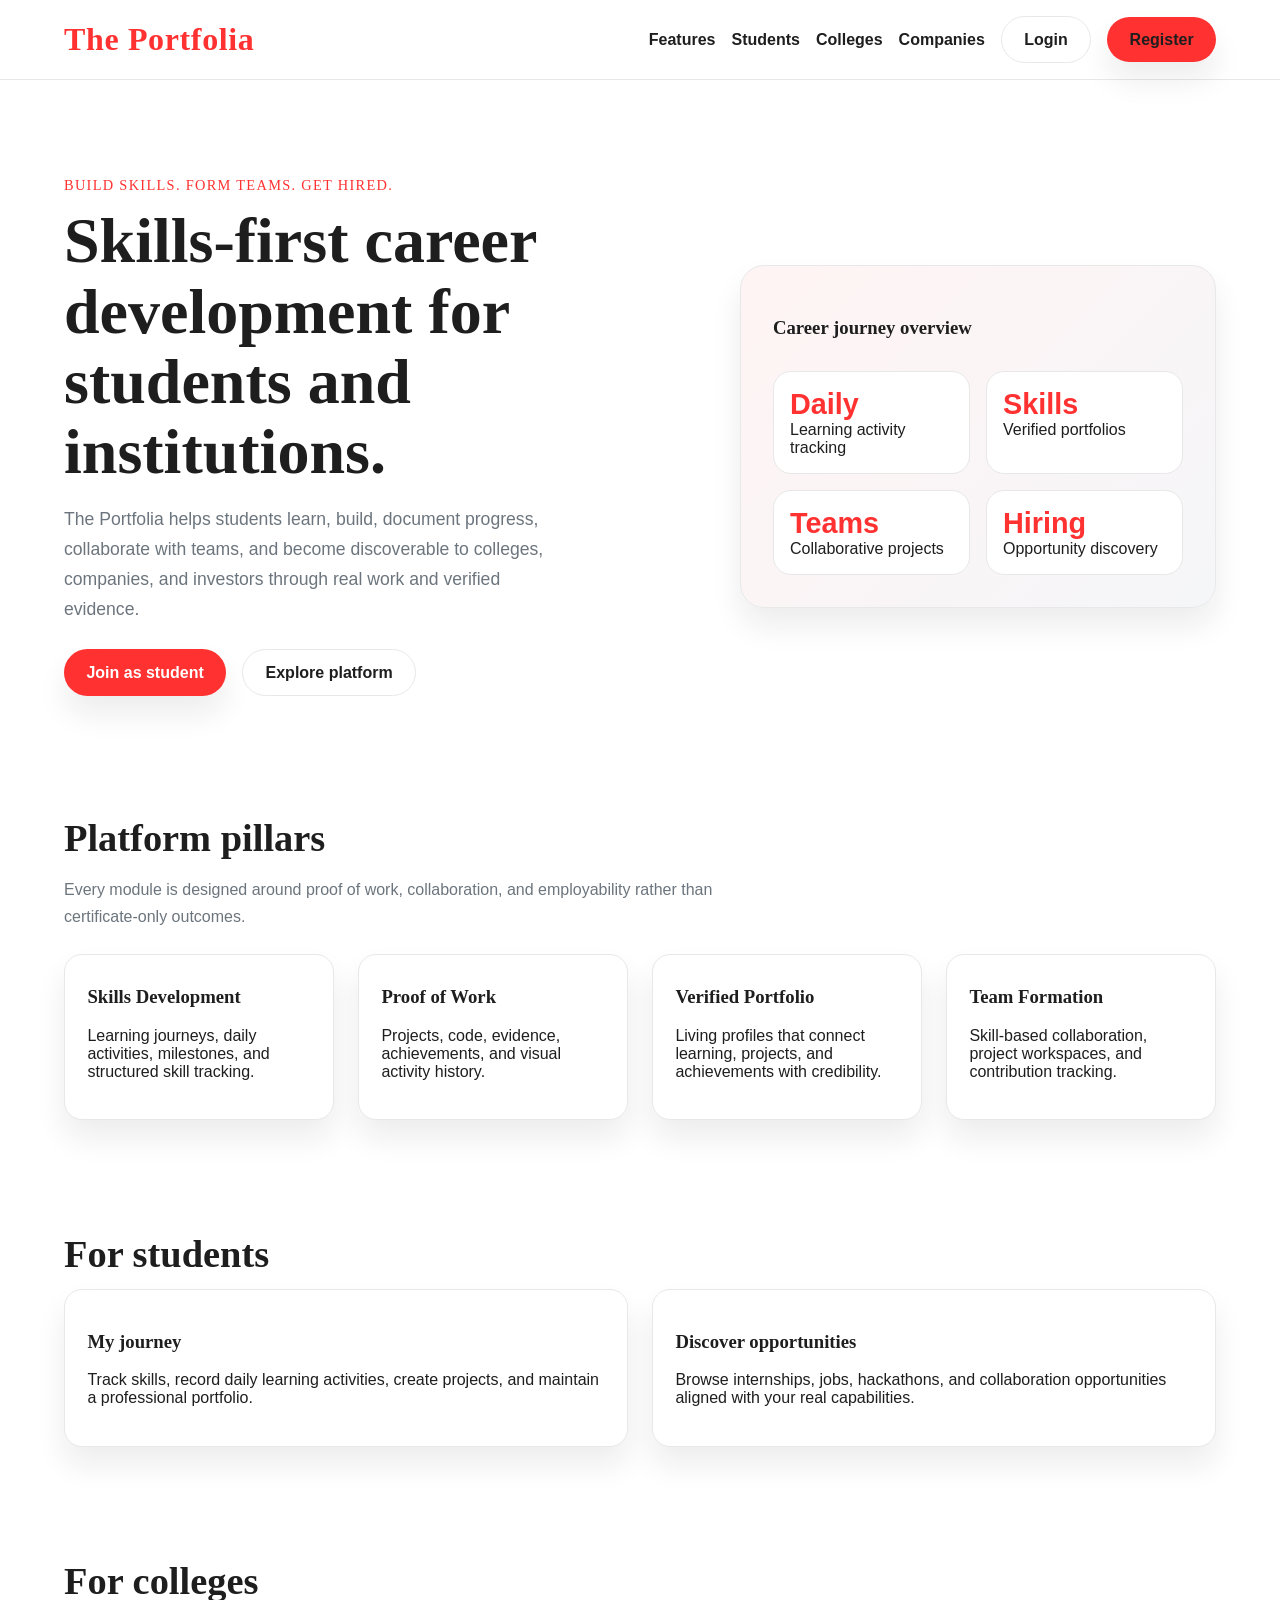
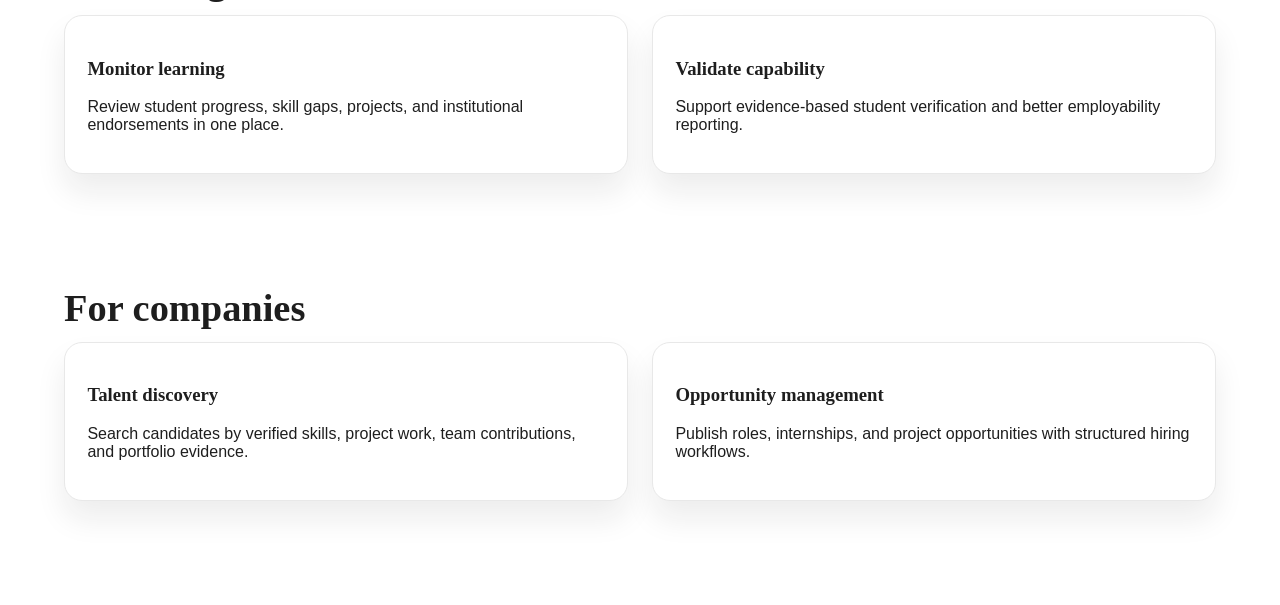
<file: frontend/index.html>
<!DOCTYPE html>
<html lang="en">
<head>
    <meta charset="UTF-8" />
    <meta name="viewport" content="width=device-width, initial-scale=1.0" />
    <title>The Portfolia | Learn. Build. Showcase. Grow.</title>
    <link rel="stylesheet" href="css/styles.css" />
</head>
<body>
    <header>
        <nav class="navbar">
            <a class="brand" href="index.html">The Portfolia</a>
            <div class="nav-links">
                <a href="#features">Features</a>
                <a href="#students">Students</a>
                <a href="#institutions">Colleges</a>
                <a href="#companies">Companies</a>
                <a href="login.html" class="button-link secondary">Login</a>
                <a href="register.html" class="button-link">Register</a>
            </div>
        </nav>
    </header>

    <main>
        <section class="hero">
            <div class="hero-copy">
                <div class="hero-tag">Build Skills. Form Teams. Get Hired.</div>
                <h1>Skills-first career development for students and institutions.</h1>
                <p>
                    The Portfolia helps students learn, build, document progress, collaborate with teams,
                    and become discoverable to colleges, companies, and investors through real work and verified evidence.
                </p>
                <div class="hero-actions">
                    <a href="register.html" class="button-link">Join as student</a>
                    <a href="#features" class="button-link secondary">Explore platform</a>
                </div>
            </div>

            <div class="hero-panel">
                <h3>Career journey overview</h3>
                <div class="metric-grid">
                    <div class="metric-card"><strong>Daily</strong> Learning activity tracking</div>
                    <div class="metric-card"><strong>Skills</strong> Verified portfolios</div>
                    <div class="metric-card"><strong>Teams</strong> Collaborative projects</div>
                    <div class="metric-card"><strong>Hiring</strong> Opportunity discovery</div>
                </div>
            </div>
        </section>

        <section id="features" class="section">
            <h2>Platform pillars</h2>
            <p class="section-intro">
                Every module is designed around proof of work, collaboration, and employability rather than certificate-only outcomes.
            </p>
            <div class="feature-grid">
                <article class="feature-card">
                    <h3>Skills Development</h3>
                    <p>Learning journeys, daily activities, milestones, and structured skill tracking.</p>
                </article>
                <article class="feature-card">
                    <h3>Proof of Work</h3>
                    <p>Projects, code, evidence, achievements, and visual activity history.</p>
                </article>
                <article class="feature-card">
                    <h3>Verified Portfolio</h3>
                    <p>Living profiles that connect learning, projects, and achievements with credibility.</p>
                </article>
                <article class="feature-card">
                    <h3>Team Formation</h3>
                    <p>Skill-based collaboration, project workspaces, and contribution tracking.</p>
                </article>
            </div>
        </section>

        <section id="students" class="section">
            <h2>For students</h2>
            <div class="split-grid">
                <div class="board-panel">
                    <h3>My journey</h3>
                    <p>Track skills, record daily learning activities, create projects, and maintain a professional portfolio.</p>
                </div>
                <div class="board-panel">
                    <h3>Discover opportunities</h3>
                    <p>Browse internships, jobs, hackathons, and collaboration opportunities aligned with your real capabilities.</p>
                </div>
            </div>
        </section>

        <section id="institutions" class="section">
            <h2>For colleges</h2>
            <div class="split-grid">
                <div class="board-panel">
                    <h3>Monitor learning</h3>
                    <p>Review student progress, skill gaps, projects, and institutional endorsements in one place.</p>
                </div>
                <div class="board-panel">
                    <h3>Validate capability</h3>
                    <p>Support evidence-based student verification and better employability reporting.</p>
                </div>
            </div>
        </section>

        <section id="companies" class="section">
            <h2>For companies</h2>
            <div class="split-grid">
                <div class="board-panel">
                    <h3>Talent discovery</h3>
                    <p>Search candidates by verified skills, project work, team contributions, and portfolio evidence.</p>
                </div>
                <div class="board-panel">
                    <h3>Opportunity management</h3>
                    <p>Publish roles, internships, and project opportunities with structured hiring workflows.</p>
                </div>
            </div>
        </section>
    </main>
</body>
</html>
</file>
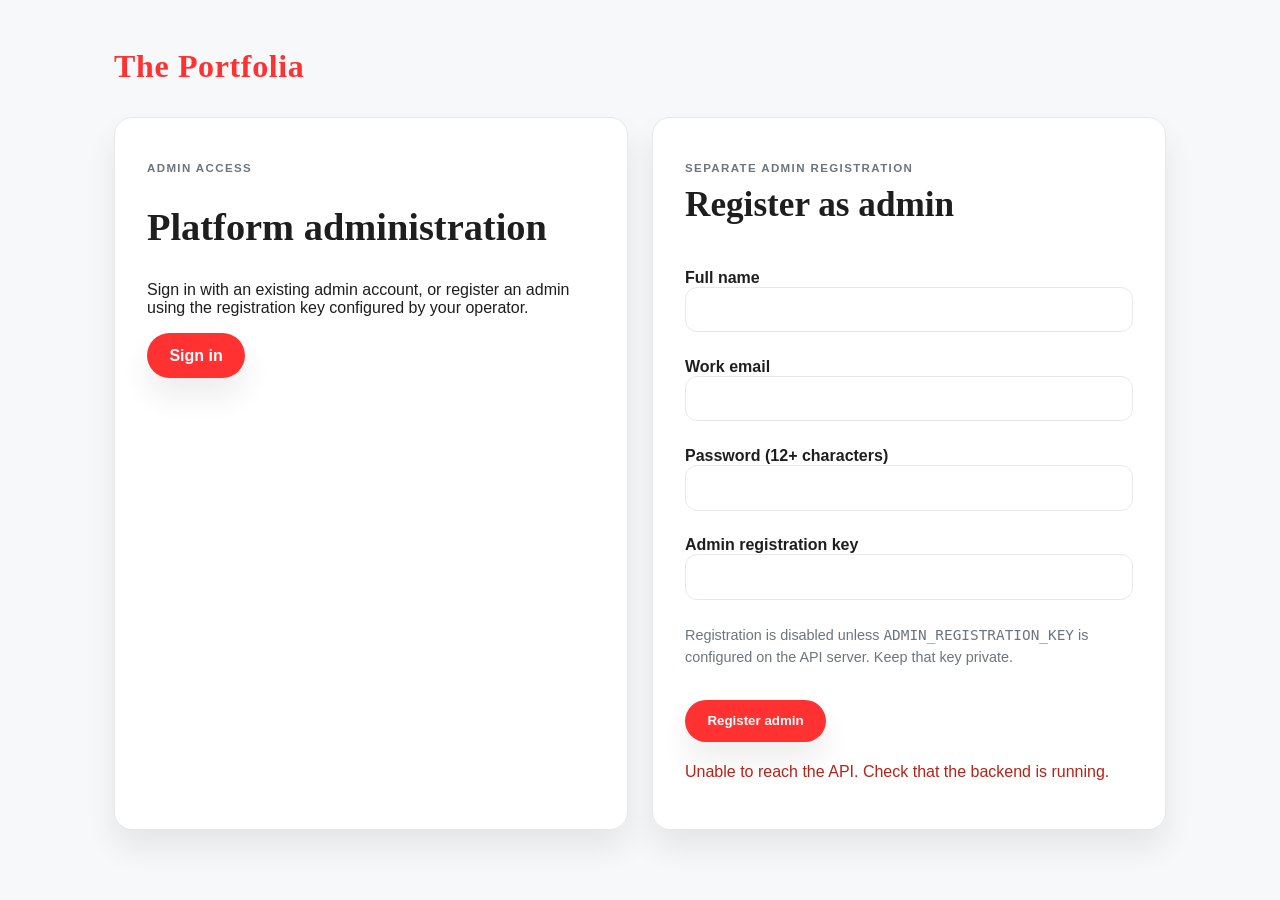
<file: frontend/admin/index.html>
<!DOCTYPE html>
<html lang="en">
<head>
    <meta charset="UTF-8" />
    <meta name="viewport" content="width=device-width, initial-scale=1.0" />
    <meta name="portfolia-api-base" content="" />
    <title>Admin Console | The Portfolia</title>
    <link rel="stylesheet" href="../css/styles.css" />
    <script defer src="../js/admin.js"></script>
</head>
<body class="portal-body admin-body">
    <main id="admin-gate" class="admin-gate">
        <a class="brand" href="../index.html">The Portfolia</a>
        <div class="admin-gate-grid">
            <section class="auth-card">
                <p class="eyebrow">ADMIN ACCESS</p>
                <h1>Platform administration</h1>
                <p>Sign in with an existing admin account, or register an admin using the registration key configured by your operator.</p>
                <a class="button-link" href="../login.html?next=admin">Sign in</a>
            </section>
            <section class="auth-card">
                <p class="eyebrow">SEPARATE ADMIN REGISTRATION</p>
                <h2>Register as admin</h2>
                <form id="admin-register-form" class="compact-form">
                    <label>Full name<input name="full_name" required minlength="2" maxlength="255" autocomplete="name" /></label>
                    <label>Work email<input name="email" type="email" required autocomplete="email" /></label>
                    <label>Password (12+ characters)<input name="password" type="password" required minlength="12" maxlength="128" autocomplete="new-password" /></label>
                    <label>Admin registration key<input name="registration_key" type="password" required minlength="16" maxlength="256" autocomplete="off" /></label>
                    <p class="form-help">Registration is disabled unless <code>ADMIN_REGISTRATION_KEY</code> is configured on the API server. Keep that key private.</p>
                    <button type="submit">Register admin</button>
                    <p class="form-note" data-message role="status"></p>
                </form>
            </section>
        </div>
    </main>

    <div id="admin-console" class="portal-shell admin-shell" hidden>
        <aside class="portal-sidebar">
            <a class="brand" href="../index.html">The Portfolia</a>
            <p class="sidebar-caption">ADMIN CONSOLE</p>
            <nav class="portal-nav" aria-label="Administration">
                <a class="is-active" href="#overview" data-admin-view="overview">Overview</a>
                <a href="#skill-tests" data-admin-view="skill-tests">Skill tests</a>
                <a href="#students" data-admin-view="students">Students</a>
                <a href="#users" data-admin-view="users">Users</a>
                <a href="#organizations" data-admin-view="organizations">Organizations</a>
                <a href="#opportunities" data-admin-view="opportunities">Opportunities</a>
                <a href="#support" data-admin-view="support">Support tickets</a>
                <a href="#activity" data-admin-view="activity">Audit activity</a>
            </nav>
            <button type="button" class="button-link secondary logout-button" id="admin-logout">Log out</button>
        </aside>

        <div class="portal-content">
            <header class="portal-topbar">
                <button type="button" class="menu-toggle" id="admin-menu-toggle" aria-label="Toggle navigation">Menu</button>
                <span>Platform administration · actions are recorded.</span>
                <span id="admin-name" class="port-id-chip">Administrator</span>
            </header>
            <main class="portal-main">
                <div id="admin-alert" role="status" aria-live="polite"></div>
                <section id="admin-view-overview" class="admin-view is-active">
                    <p class="eyebrow">PLATFORM HEALTH</p><h1>Overview</h1>
                    <div class="dashboard-grid portal-metrics" id="admin-metrics"><article class="board-panel"><p>Loading platform records…</p></article></div>
                    <div class="split-grid portal-columns">
                        <article class="board-panel"><h2>Recent registrations</h2><div id="admin-recent-users"></div></article>
                        <article class="board-panel"><h2>Recent admin activity</h2><div id="admin-recent-activity"></div></article>
                    </div>
                </section>

                <section id="admin-view-skill-tests" class="admin-view">
                    <p class="eyebrow">ASSESSMENT AUTHORING</p><h1>Skill tests</h1>
                    <p class="section-intro">Create backend-scored tests with exactly 30 multiple-choice questions. Correct answers stay private and are never sent to students.</p>
                    <form id="admin-assessment-form" class="portal-form compact-form">
                        <input name="id" type="hidden" />
                        <div class="form-grid">
                            <label>Test title<input name="title" required minlength="2" maxlength="255" /></label>
                            <label>Skill category<input name="category" required minlength="2" maxlength="80" /></label>
                            <label>Duration (minutes)<input name="duration_minutes" type="number" min="1" max="300" value="30" required /></label>
                            <label class="check-label"><input name="is_active" type="checkbox" checked /> Available to students</label>
                            <label class="form-span">Description<textarea name="description" rows="2" maxlength="5000"></textarea></label>
                        </div>
                        <div class="panel-heading">
                            <div><h2>30 multiple-choice questions</h2><p class="form-help">Each question needs a topic, four distinct options, and one correct answer.</p></div>
                            <button type="submit" id="admin-assessment-submit">Create test</button>
                        </div>
                        <div id="admin-assessment-questions" class="admin-assessment-questions"></div>
                        <p class="form-note" data-message role="status"></p>
                        <button type="button" class="button-link secondary" id="admin-assessment-cancel" hidden>Cancel editing</button>
                    </form>
                    <article class="board-panel"><h2>Managed tests</h2><div id="admin-assessments"><p>Loading tests…</p></div></article>
                </section>

                <section id="admin-view-students" class="admin-view">
                    <p class="eyebrow">STUDENT RECORDS</p><h1>Student management</h1>
                    <p class="section-intro">Create, update, and remove student accounts, profiles, skills, learning records, portfolios, teams, and related student data.</p>
                    <div class="admin-student-toolbar">
                        <form id="admin-student-search" class="search-form">
                            <input name="q" placeholder="Search name, email or Port ID" aria-label="Search students" />
                            <button type="submit">Search students</button>
                        </form>
                        <button type="button" id="admin-student-create">Create student</button>
                    </div>
                    <div id="admin-students" class="board-panel"><p>Loading students…</p></div>
                    <section id="admin-student-detail" class="admin-student-detail board-panel" hidden>
                        <div class="panel-heading">
                            <div><p class="eyebrow">STUDENT WORKSPACE</p><h2 id="admin-student-title">Student records</h2></div>
                            <div class="admin-student-actions">
                                <button type="button" class="small-button" id="admin-student-edit">Edit profile</button>
                                <button type="button" class="small-button danger-button" id="admin-student-delete">Delete student</button>
                            </div>
                        </div>
                        <p id="admin-student-summary" class="section-intro"></p>
                        <div id="admin-student-profile" class="admin-profile-grid"></div>
                        <div id="admin-student-records" class="admin-student-records"></div>
                    </section>
                </section>

                <section id="admin-view-users" class="admin-view">
                    <p class="eyebrow">ACCOUNT MANAGEMENT</p><h1>Users</h1>
                    <form id="admin-user-search" class="search-form">
                        <input name="q" placeholder="Search name, email or Port ID" />
                        <select name="user_type"><option value="">All account types</option><option value="student">Student</option><option value="college_admin">College</option><option value="company">Company</option><option value="investor">Investor</option><option value="admin">Admin</option></select>
                        <select name="is_active"><option value="">Any status</option><option value="true">Active</option><option value="false">Inactive</option></select>
                        <button>Search users</button>
                    </form>
                    <div id="admin-users" class="board-panel"><p>Loading users…</p></div>
                </section>

                <section id="admin-view-organizations" class="admin-view">
                    <p class="eyebrow">STAKEHOLDER ACCOUNTS</p><h1>Organizations</h1>
                    <p class="section-intro">Review colleges, companies, and investors. Verification status controls only the account record.</p>
                    <div id="admin-organizations" class="board-panel"><p>Loading organizations…</p></div>
                </section>

                <section id="admin-view-opportunities" class="admin-view">
                    <p class="eyebrow">CONTENT MODERATION</p><h1>Opportunities</h1>
                    <form id="admin-opportunity-search" class="search-form"><input name="q" placeholder="Search title or organization" /><button>Search</button></form>
                    <div id="admin-opportunities"><p>Loading opportunities…</p></div>
                </section>

                <section id="admin-view-support" class="admin-view">
                    <p class="eyebrow">STUDENT SUPPORT</p><h1>Support tickets</h1>
                    <form id="admin-ticket-search" class="search-form">
                        <input name="q" placeholder="Search subject or student email" />
                        <select name="status"><option value="">All statuses</option><option>open</option><option>in_progress</option><option>closed</option></select>
                        <button>Search tickets</button>
                    </form>
                    <div class="split-grid portal-columns">
                        <div id="admin-tickets" class="board-panel"><p>Loading tickets…</p></div>
                        <div id="admin-ticket-detail" class="board-panel"><p>Select a ticket to review it.</p></div>
                    </div>
                </section>

                <section id="admin-view-activity" class="admin-view">
                    <p class="eyebrow">ACCOUNTABILITY</p><h1>Audit activity</h1>
                    <div id="admin-activity" class="board-panel"><p>Loading audit records…</p></div>
                </section>
                <footer class="portal-footer">The Portfolia · Admin console</footer>
            </main>
        </div>
    </div>
    <dialog id="admin-student-dialog" class="admin-dialog">
        <form id="admin-student-form" class="compact-form">
            <div class="panel-heading"><h2 id="admin-student-form-title">Create student</h2><button type="button" class="small-button secondary" data-dialog-close>Close</button></div>
            <div id="admin-student-form-fields" class="admin-dialog-fields"></div>
            <p class="form-note" data-message role="status"></p>
            <button type="submit">Save student</button>
        </form>
    </dialog>
    <dialog id="admin-record-dialog" class="admin-dialog">
        <form id="admin-record-form" class="compact-form">
            <div class="panel-heading"><h2 id="admin-record-form-title">Student record</h2><button type="button" class="small-button secondary" data-dialog-close>Close</button></div>
            <div id="admin-record-form-fields" class="admin-dialog-fields"></div>
            <p class="form-note" data-message role="status"></p>
            <button type="submit">Save record</button>
        </form>
    </dialog>
</body>
</html>
</file>
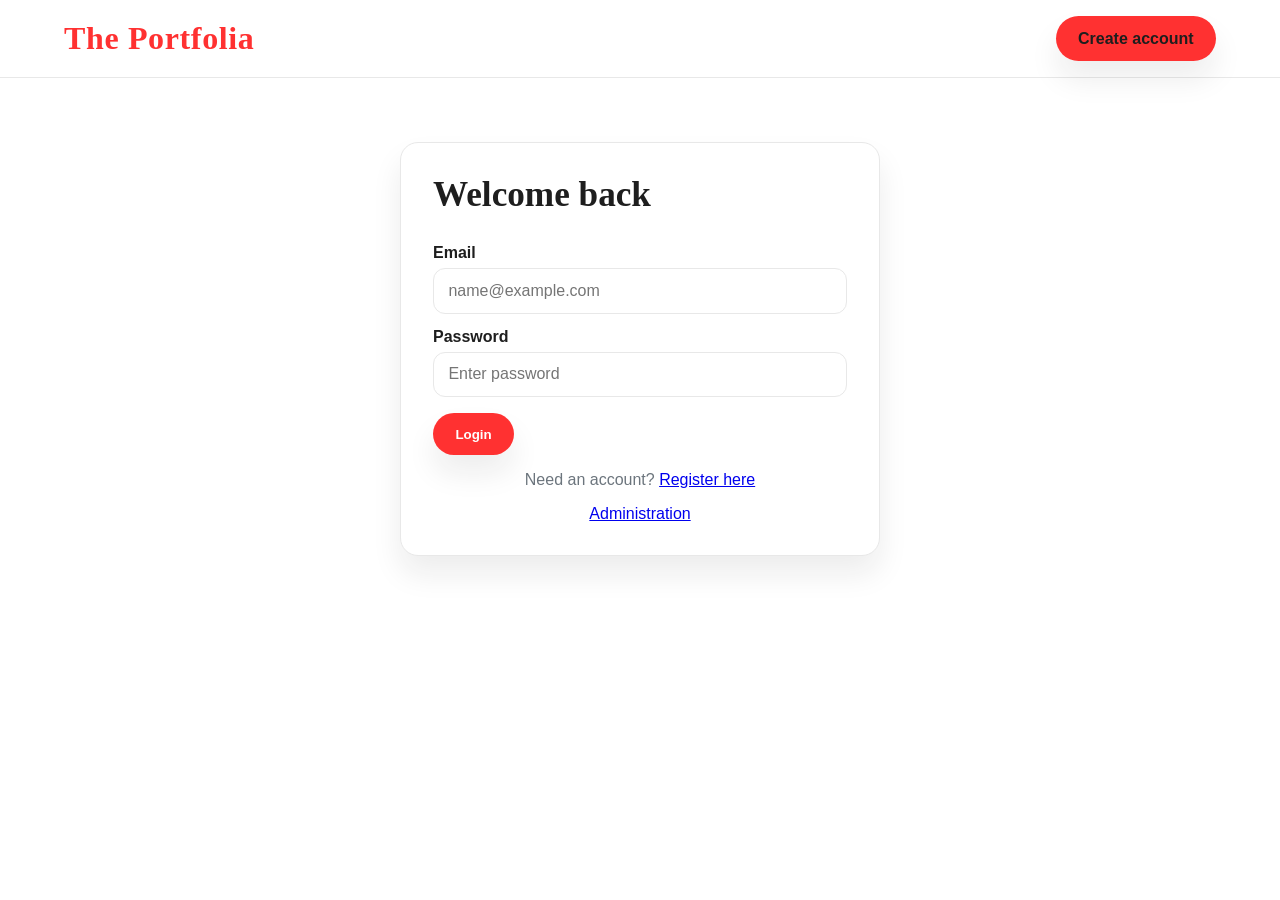
<file: frontend/login.html>
<!DOCTYPE html>
<html lang="en">
<head>
    <meta charset="UTF-8" />
    <meta name="viewport" content="width=device-width, initial-scale=1.0" />
    <meta name="portfolia-api-base" content="" />
    <title>Login | The Portfolia</title>
    <link rel="stylesheet" href="css/styles.css" />
    <script defer src="js/app.js"></script>
</head>
<body>
    <header>
        <nav class="navbar">
            <a class="brand" href="index.html">The Portfolia</a>
            <div class="nav-links">
                <a href="register.html" class="button-link">Create account</a>
            </div>
        </nav>
    </header>

    <main class="form-wrap">
        <div class="auth-card">
            <h2>Welcome back</h2>
            <form id="login-form">
                <label for="email">Email</label>
                <input id="email" name="email" type="email" placeholder="name@example.com" required />

                <label for="password">Password</label>
                <input id="password" name="password" type="password" placeholder="Enter password" required />

                <div class="form-actions">
                    <button type="submit">Login</button>
                </div>
                <p data-message class="form-note"></p>
            </form>
            <div class="form-note">Need an account? <a href="register.html">Register here</a></div>
            <div class="form-note"><a href="admin/index.html">Administration</a></div>
        </div>
    </main>
</body>
</html>
</file>
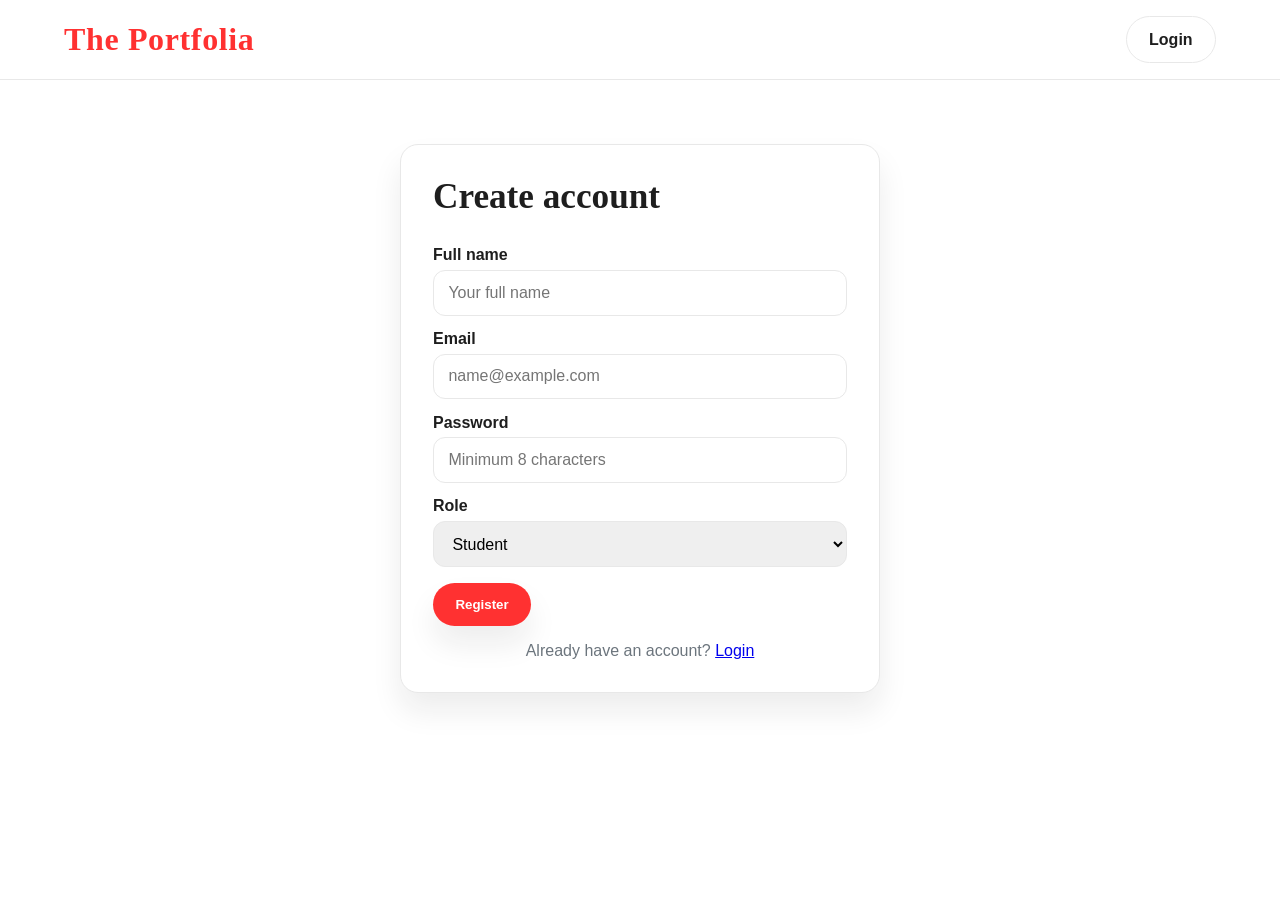
<file: frontend/register.html>
<!DOCTYPE html>
<html lang="en">
<head>
    <meta charset="UTF-8" />
    <meta name="viewport" content="width=device-width, initial-scale=1.0" />
    <meta name="portfolia-api-base" content="" />
    <title>Register | The Portfolia</title>
    <link rel="stylesheet" href="css/styles.css" />
    <script defer src="js/app.js"></script>
</head>
<body>
    <header>
        <nav class="navbar">
            <a class="brand" href="index.html">The Portfolia</a>
            <div class="nav-links">
                <a href="login.html" class="button-link secondary">Login</a>
            </div>
        </nav>
    </header>

    <main class="form-wrap">
        <div class="auth-card">
            <h2>Create account</h2>
            <form id="register-form">
                <label for="full_name">Full name</label>
                <input id="full_name" name="full_name" type="text" placeholder="Your full name" required />

                <label for="email">Email</label>
                <input id="email" name="email" type="email" placeholder="name@example.com" required />

                <label for="password">Password</label>
                <input id="password" name="password" type="password" placeholder="Minimum 8 characters" required />

                <label for="user_type">Role</label>
                <select id="user_type" name="user_type">
                    <option value="student">Student</option>
                    <option value="college_admin">College</option>
                    <option value="company">Company</option>
                    <option value="investor">Investor</option>
                </select>

                <div class="form-actions">
                    <button type="submit">Register</button>
                </div>
                <p data-message class="form-note"></p>
            </form>
            <div class="form-note">Already have an account? <a href="login.html">Login</a></div>
        </div>
    </main>
</body>
</html>
</file>
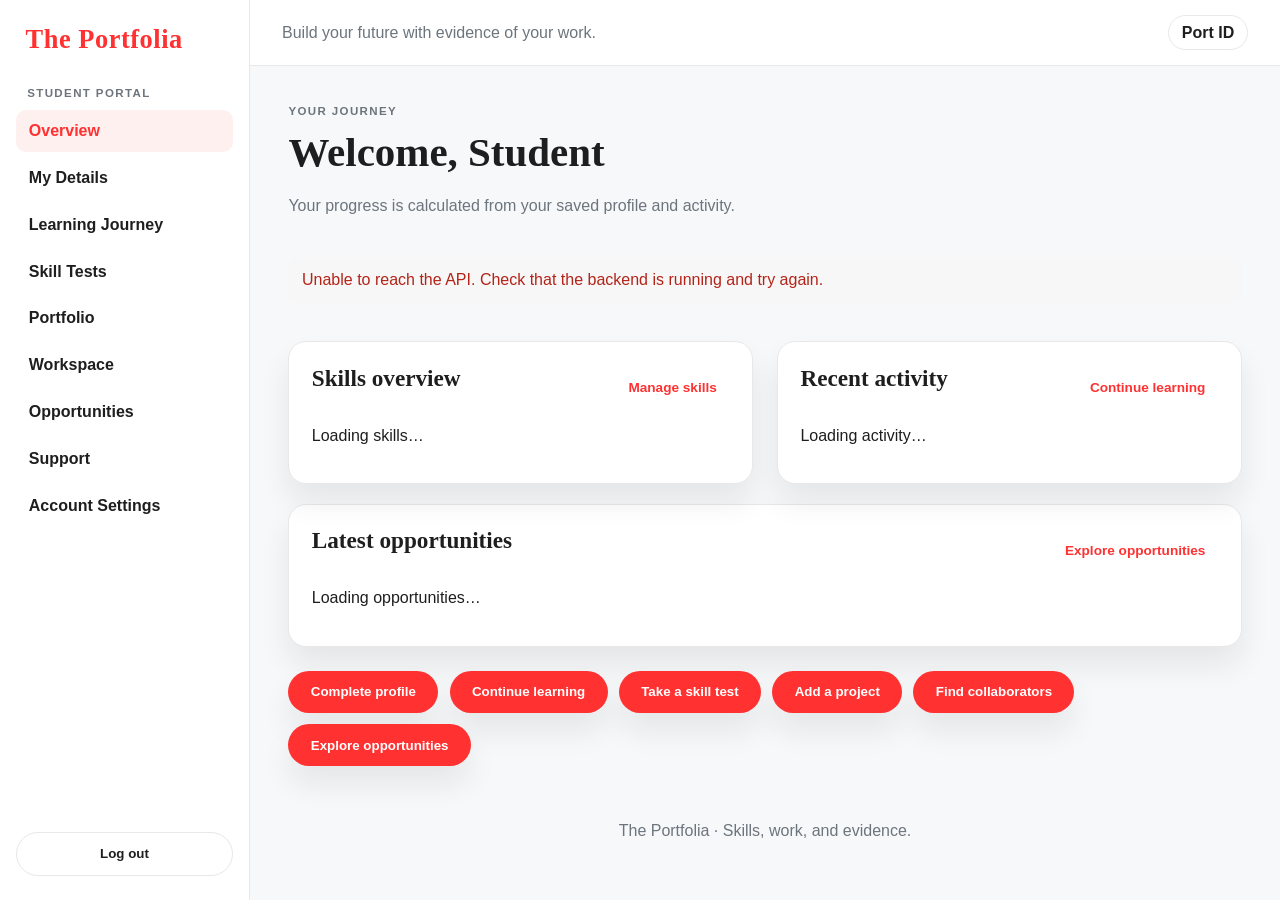
<file: frontend/students/dashboard.html>
<!DOCTYPE html>
<html lang="en">
<head>
    <meta charset="UTF-8" />
    <meta name="viewport" content="width=device-width, initial-scale=1.0" />
    <meta name="portfolia-api-base" content="" />
    <title>Student Portal | The Portfolia</title>
    <link rel="stylesheet" href="../css/styles.css" />
    <script defer src="../js/student-portal.js"></script>
</head>
<body class="portal-body">
    <div class="portal-shell">
        <aside class="portal-sidebar">
            <a class="brand" href="../index.html">The Portfolia</a>
            <p class="sidebar-caption">STUDENT PORTAL</p>
            <nav class="portal-nav" aria-label="Student modules">
                <a class="is-active" href="#dashboard" data-view="dashboard">Overview</a>
                <a href="#details" data-view="details">My Details</a>
                <a href="#learning" data-view="learning">Learning Journey</a>
                <a href="#assessments" data-view="assessments">Skill Tests</a>
                <a href="#portfolio" data-view="portfolio">Portfolio</a>
                <a href="#workspace" data-view="workspace">Workspace</a>
                <a href="#opportunities" data-view="opportunities">Opportunities</a>
                <a href="#support" data-view="support">Support</a>
                <a href="#settings" data-view="settings">Account Settings</a>
            </nav>
            <button type="button" class="button-link secondary logout-button" id="logout-button">Log out</button>
        </aside>

        <div class="portal-content">
            <header class="portal-topbar">
                <button type="button" class="menu-toggle" id="menu-toggle" aria-label="Toggle navigation">Menu</button>
                <span>Build your future with evidence of your work.</span>
                <span id="topbar-port-id" class="port-id-chip">Port ID</span>
            </header>

            <main class="portal-main">
                <section id="view-dashboard" class="portal-view is-active">
                    <div class="portal-heading">
                        <div>
                            <p class="eyebrow">YOUR JOURNEY</p>
                            <h1>Welcome, <span id="username">Student</span></h1>
                            <p class="section-intro">Your progress is calculated from your saved profile and activity.</p>
                        </div>
                        <img id="profile-photo" class="profile-avatar" alt="Profile photo" hidden />
                    </div>
                    <div class="dashboard-grid portal-metrics" id="dashboard-metrics" aria-live="polite">
                        <article class="board-panel"><p>Loading your actual records…</p></article>
                    </div>
                    <div class="split-grid portal-columns">
                        <article class="board-panel">
                            <div class="panel-heading"><h2>Skills overview</h2><button class="text-button" data-navigate="details">Manage skills</button></div>
                            <div id="dashboard-skills"><p>Loading skills…</p></div>
                        </article>
                        <article class="board-panel">
                            <div class="panel-heading"><h2>Recent activity</h2><button class="text-button" data-navigate="learning">Continue learning</button></div>
                            <div id="dashboard-activity"><p>Loading activity…</p></div>
                        </article>
                    </div>
                    <article class="board-panel">
                        <div class="panel-heading"><h2>Latest opportunities</h2><button class="text-button" data-navigate="opportunities">Explore opportunities</button></div>
                        <div id="dashboard-opportunities"><p>Loading opportunities…</p></div>
                    </article>
                    <div class="quick-actions">
                        <button data-navigate="details">Complete profile</button>
                        <button data-navigate="learning">Continue learning</button>
                        <button data-navigate="assessments">Take a skill test</button>
                        <button data-navigate="portfolio">Add a project</button>
                        <button data-navigate="workspace">Find collaborators</button>
                        <button data-navigate="opportunities">Explore opportunities</button>
                    </div>
                </section>

                <section id="view-details" class="portal-view">
                    <p class="eyebrow">YOUR PROFILE</p><h1>My Details</h1>
                    <p class="section-intro">Port ID is generated by the platform and cannot be changed. Email is read-only here.</p>
                    <form id="student-profile-form" class="portal-form">
                        <h2>Personal information</h2>
                        <div class="form-grid">
                            <label>Full name<input name="full_name" required minlength="2" /></label>
                            <label>Email<input id="student-email" type="email" disabled /></label>
                            <label>Profile photo URL<input name="profile_photo_url" type="url" /></label>
                            <label>Date of birth<input name="date_of_birth" type="date" /></label>
                            <label>Gender (optional)<input name="gender" maxlength="40" /></label>
                            <label>Mobile number<input name="phone" type="tel" /></label>
                            <label class="form-span">Address<textarea name="address" rows="2"></textarea></label>
                        </div>
                        <h2>Academic information</h2>
                        <div class="form-grid">
                            <label>College<input name="college_name" /></label>
                            <label>University<input name="university" /></label>
                            <label>Degree<input name="degree" /></label>
                            <label>Department<input name="department" /></label>
                            <label>Current year / semester<input name="current_year" /></label>
                            <label>Graduation year<input name="graduation_year" type="number" min="1990" max="2100" /></label>
                        </div>
                        <h2>Career profile</h2>
                        <div class="form-grid">
                            <label class="form-span">Career objective<textarea name="career_objective" rows="3"></textarea></label>
                            <label>Interested industries<textarea name="interested_industries" rows="2"></textarea></label>
                            <label>Preferred job roles<textarea name="preferred_job_roles" rows="2"></textarea></label>
                            <label class="form-span">Career goals<textarea name="career_goals" rows="3"></textarea></label>
                            <label class="form-span">Professional bio<textarea name="bio" rows="3"></textarea></label>
                        </div>
                        <h2>Skills and languages</h2>
                        <div class="form-grid">
                            <label>Technical skills<textarea name="technical_skills" rows="3"></textarea></label>
                            <label>Non-technical skills<textarea name="non_technical_skills" rows="3"></textarea></label>
                            <label>Languages<textarea name="languages" rows="2"></textarea></label>
                            <label>Profile visibility<select name="profile_visibility"><option value="private">Private</option><option value="public">Public portfolio</option></select></label>
                        </div>
                        <h2>Social profiles</h2>
                        <div class="form-grid">
                            <label>LinkedIn URL<input name="linkedin_url" type="url" /></label>
                            <label>GitHub URL<input name="github_url" type="url" /></label>
                            <label>Personal website<input name="personal_website" type="url" /></label>
                        </div>
                        <div class="form-actions"><button type="submit">Save details</button><p class="form-note" data-message role="status"></p></div>
                    </form>
                    <div class="split-grid portal-columns">
                        <article class="board-panel">
                            <h2>Skills showcase</h2>
                            <form id="skill-form" class="compact-form">
                                <label>Skill name<input name="name" required /></label>
                                <label>Category<select name="category"><option>technical</option><option>non-technical</option><option>language</option></select></label>
                                <label>Proficiency<select name="proficiency"><option value="">Not assessed</option><option>beginner</option><option>intermediate</option><option>advanced</option></select></label>
                                <label>Evidence URL<input name="evidence_url" type="url" /></label>
                                <button type="submit">Add skill</button><p class="form-note" data-message role="status"></p>
                            </form>
                            <div id="skills-list"><p>Loading…</p></div>
                        </article>
                        <article class="board-panel">
                            <h2>Certifications and achievements</h2>
                            <div id="profile-credentials"><p>Loading…</p></div>
                            <button data-navigate="portfolio">Manage credentials</button>
                        </article>
                    </div>
                </section>

                <section id="view-learning" class="portal-view">
                    <p class="eyebrow">LEARN BY DOING</p><h1>Learning Journey</h1>
                    <div class="split-grid portal-columns">
                        <article class="board-panel">
                            <h2>Record daily learning</h2>
                            <form id="learning-form" class="compact-form">
                                <input name="id" type="hidden" />
                                <label>Activity<input name="title" required minlength="2" /></label>
                                <label>Skill / subject<input name="category" required /></label>
                                <label>Topic<input name="topic" /></label>
                                <label>Activity date<input name="completed_at" type="datetime-local" /></label>
                                <label>What I learned<textarea name="description" rows="3"></textarea></label>
                                <label>What I practised<textarea name="what_i_practised" rows="3"></textarea></label>
                                <label>Time spent (hours)<input name="duration_hours" type="number" min="0" max="1000" value="0" /></label>
                                <label>Resource URL<input name="resource_url" type="url" /></label>
                                <label>Evidence URL<input name="evidence_url" type="url" /></label>
                                <label>Confidence<select name="confidence"><option value="">Choose</option><option value="1">1 - New</option><option value="2">2</option><option value="3">3</option><option value="4">4</option><option value="5">5 - Confident</option></select></label>
                                <label>Status<select name="status"><option value="completed">Completed</option><option value="in_progress">In progress</option><option value="planned">Planned</option></select></label>
                                <button type="submit">Save learning record</button><p class="form-note" data-message role="status"></p>
                            </form>
                        </article>
                        <div class="portal-stack">
                            <article class="board-panel"><h2>My Learning Path</h2>
                                <form id="path-form" class="compact-form"><label>Path title<input name="title" required /></label><label>Skill<input name="skill_name" /></label><label>Description<textarea name="description"></textarea></label><label>Target date<input name="target_date" type="date" /></label><button>Create path</button><p data-message class="form-note" role="status"></p></form>
                                <div id="learning-paths"></div>
                            </article>
                            <article class="board-panel"><h2>Milestones</h2>
                                <form id="milestone-form" class="compact-form"><label>Milestone<input name="title" required /></label><label>Skill<input name="skill_name" /></label><label>Target date<input name="target_date" type="date" /></label><button>Add milestone</button><p data-message class="form-note" role="status"></p></form>
                                <div id="learning-milestones"></div>
                            </article>
                            <article class="board-panel"><h2>Learning resources</h2>
                                <form id="resource-form" class="compact-form"><label>Resource title<input name="title" required /></label><label>URL<input name="url" type="url" required /></label><label>Category<input name="category" /></label><button>Save resource</button><p data-message class="form-note" role="status"></p></form>
                                <div id="learning-resources"></div>
                            </article>
                        </div>
                    </div>
                    <div class="split-grid portal-columns">
                        <article class="board-panel"><h2>My Progress</h2><div id="learning-progress"><p>Loading…</p></div></article>
                        <article class="board-panel"><h2>Learning History</h2><div id="learning-history"><p>Loading…</p></div></article>
                    </div>
                </section>

                <section id="view-assessments" class="portal-view">
                    <p class="eyebrow">DEMONSTRATE YOUR SKILLS</p><h1>Skill Tests</h1>
                    <p class="section-intro">Take admin-created skill tests and receive your marks after submission. Answers are checked securely by the backend.</p>
                    <div id="assessment-current"></div>
                    <div class="split-grid portal-columns">
                        <article class="board-panel"><h2>Test catalogue</h2><div id="assessment-catalogue"><p>Loading…</p></div></article>
                        <article class="board-panel"><h2>My attempts and results</h2><div id="assessment-history"><p>Loading…</p></div></article>
                    </div>
                </section>

                <section id="view-portfolio" class="portal-view">
                    <p class="eyebrow">SHOW YOUR WORK</p><h1>Portfolio</h1>
                    <div class="split-grid portal-columns">
                        <article class="board-panel"><h2>Add or update a project</h2>
                            <form id="project-form" class="compact-form">
                                <input name="id" type="hidden" />
                                <label>Project title<input name="title" required /></label>
                                <label>Description<textarea name="description" rows="3"></textarea></label>
                                <label>Problem statement<textarea name="problem_statement" rows="2"></textarea></label>
                                <label>Objective<textarea name="objective" rows="2"></textarea></label>
                                <label>Technologies (comma separated)<input name="technologies" /></label>
                                <label>My role<input name="student_role" /></label>
                                <label>Team members (comma separated)<input name="team_members" /></label>
                                <label>Duration<input name="duration" /></label>
                                <label>Status<select name="status"><option value="planned">Planned</option><option value="in_progress">In progress</option><option value="completed">Completed</option></select></label>
                                <label>GitHub URL<input name="github_url" type="url" /></label>
                                <label>Live project URL<input name="live_url" type="url" /></label>
                                <label>Evidence URLs (comma separated)<input name="evidence_urls" /></label>
                                <label>Key learnings<textarea name="key_learnings"></textarea></label>
                                <label class="check-label"><input name="is_public" type="checkbox" /> Publish this project</label>
                                <button type="submit">Save project</button><p data-message class="form-note" role="status"></p>
                            </form>
                        </article>
                        <div class="portal-stack">
                            <article class="board-panel"><div class="panel-heading"><h2>My Projects</h2><span id="public-portfolio-link"></span></div><div id="portfolio-projects"><p>Loading…</p></div></article>
                            <article class="board-panel"><h2>Certifications</h2>
                                <form id="certification-form" class="compact-form"><label>Name<input name="name" required /></label><label>Issuer<input name="issuer" /></label><label>Credential URL<input name="credential_url" type="url" /></label><label>Issued date<input name="issued_at" type="date" /></label><button>Add certification</button><p data-message class="form-note" role="status"></p></form><div id="certifications-list"></div>
                            </article>
                            <article class="board-panel"><h2>Achievements</h2>
                                <form id="achievement-form" class="compact-form"><label>Title<input name="title" required /></label><label>Description<textarea name="description"></textarea></label><label>Awarded by<input name="awarded_by" /></label><label>Date<input name="achieved_at" type="date" /></label><button>Add achievement</button><p data-message class="form-note" role="status"></p></form><div id="achievements-list"></div>
                            </article>
                            <article class="board-panel"><h2>Work experience</h2>
                                <form id="work-experience-form" class="compact-form"><label>Organization<input name="organization" required /></label><label>Role<input name="role" required /></label><label>Description<textarea name="description"></textarea></label><label>Start date<input name="start_date" type="date" /></label><label>End date<input name="end_date" type="date" /></label><button>Add experience</button><p data-message class="form-note" role="status"></p></form><div id="work-experience-list"></div>
                            </article>
                            <article class="board-panel"><h2>Project contributions</h2><div id="portfolio-contributions"><p>Loading…</p></div></article>
                        </div>
                    </div>
                </section>

                <section id="view-workspace" class="portal-view">
                    <p class="eyebrow">BUILD TOGETHER</p><h1>Workspace</h1>
                    <div class="split-grid portal-columns">
                        <article class="board-panel"><h2>Create a team project</h2>
                            <form id="team-form" class="compact-form"><label>Team name<input name="name" required /></label><label>Project name<input name="project_name" required /></label><label>Description<textarea name="description"></textarea></label><label>Category<input name="category" /></label><label>Required skills (comma separated)<input name="required_skills" /></label><label>Team size<input name="team_size" type="number" min="2" max="100" value="4" /></label><label>Open positions<input name="open_positions" type="number" min="0" value="1" /></label><label>Duration<input name="duration" /></label><label>Objectives<textarea name="objectives"></textarea></label><button>Create team</button><p data-message class="form-note" role="status"></p></form>
                        </article>
                        <article class="board-panel"><h2>Discover teams</h2>
                            <form id="team-search-form" class="search-form"><input name="q" placeholder="Search teams or projects" /><input name="skill" placeholder="Filter by skill" /><button>Search</button></form>
                            <div id="team-discovery"><p>Loading…</p></div>
                        </article>
                    </div>
                    <div class="split-grid portal-columns">
                        <article class="board-panel"><h2>My Teams and Projects</h2><div id="my-teams"><p>Loading…</p></div><div id="team-work-area"></div></article>
                        <article class="board-panel"><h2>Invitations</h2><div id="team-invitations"><p>Loading…</p></div></article>
                    </div>
                </section>

                <section id="view-opportunities" class="portal-view">
                    <p class="eyebrow">FIND YOUR NEXT STEP</p><h1>Opportunities</h1>
                    <form id="opportunity-search-form" class="search-form">
                        <input name="q" placeholder="Search opportunities" />
                        <select name="category"><option value="">All types</option><option>internship</option><option>job</option><option>project</option><option>competition</option><option>scholarship</option></select>
                        <input name="skill" placeholder="Required skill" /><button>Search</button>
                    </form>
                    <div class="split-grid portal-columns">
                        <article class="board-panel"><h2>Browse opportunities</h2><div id="opportunity-list"><p>Loading…</p></div></article>
                        <div class="portal-stack">
                            <article class="board-panel"><h2>My Applications</h2><div id="opportunity-applications"><p>Loading…</p></div></article>
                            <article class="board-panel"><h2>Saved opportunities</h2><div id="saved-opportunities"><p>Loading…</p></div></article>
                        </div>
                    </div>
                </section>

                <section id="view-support" class="portal-view">
                    <p class="eyebrow">WE’RE HERE TO HELP</p><h1>Support</h1>
                    <div class="split-grid portal-columns">
                        <article class="board-panel"><h2>Raise a ticket</h2>
                            <form id="ticket-form" class="compact-form"><label>Category<select name="category"><option value="account">Account and login</option><option value="profile">Profile</option><option value="learning">Learning Journey</option><option value="assessments">Skill Tests</option><option value="portfolio">Portfolio</option><option value="workspace">Workspace</option><option value="opportunities">Opportunities</option><option value="technical">Technical issues</option><option value="other">Other</option></select></label><label>Subject<input name="subject" required minlength="3" /></label><label>Message<textarea name="message" required></textarea></label><button>Submit ticket</button><p data-message class="form-note" role="status"></p></form>
                        </article>
                        <article class="board-panel"><h2>My Tickets</h2><div id="support-tickets"><p>Loading…</p></div><div id="ticket-detail"></div></article>
                    </div>
                </section>

                <section id="view-settings" class="portal-view">
                    <p class="eyebrow">YOUR ACCOUNT</p><h1>Account Settings</h1>
                    <div class="split-grid portal-columns">
                        <article class="board-panel"><h2>Notifications and privacy</h2>
                            <form id="settings-form" class="compact-form">
                                <label>Profile visibility<select name="profile_visibility"><option value="private">Private</option><option value="public">Public</option></select></label>
                                <label class="check-label"><input name="email_opportunities" type="checkbox" /> Email me about opportunities</label>
                                <label class="check-label"><input name="email_learning" type="checkbox" /> Email me learning updates</label>
                                <label class="check-label"><input name="notify_team" type="checkbox" /> Team notifications</label>
                                <label class="check-label"><input name="notify_support" type="checkbox" /> Support ticket notifications</label>
                                <label class="check-label"><input name="privacy_show_skills" type="checkbox" /> Show skills on public portfolio</label>
                                <label class="check-label"><input name="privacy_show_projects" type="checkbox" /> Show public projects</label>
                                <button>Save preferences</button><p data-message class="form-note" role="status"></p>
                            </form>
                        </article>
                        <div class="portal-stack">
                            <article class="board-panel"><h2>Change password</h2>
                                <form id="password-form" class="compact-form"><label>Current password<input name="current_password" type="password" minlength="8" required /></label><label>New password<input name="new_password" type="password" minlength="8" required /></label><button>Change password</button><p data-message class="form-note" role="status"></p></form>
                            </article>
                            <article class="board-panel"><h2>Active sessions</h2><div id="sessions-list"><p>Loading…</p></div></article>
                            <article class="board-panel"><h2>Notifications</h2><div id="notifications-list"><p>Loading…</p></div></article>
                            <article class="board-panel"><h2>Account deactivation</h2><p>Request deactivation of your account. You will remain signed in until an administrator reviews the request.</p><button id="deactivation-button" class="danger-button">Request deactivation</button><p data-message class="form-note" role="status"></p></article>
                        </div>
                    </div>
                </section>
                <footer class="portal-footer">The Portfolia · Skills, work, and evidence.</footer>
            </main>
        </div>
    </div>
</body>
</html>
</file>
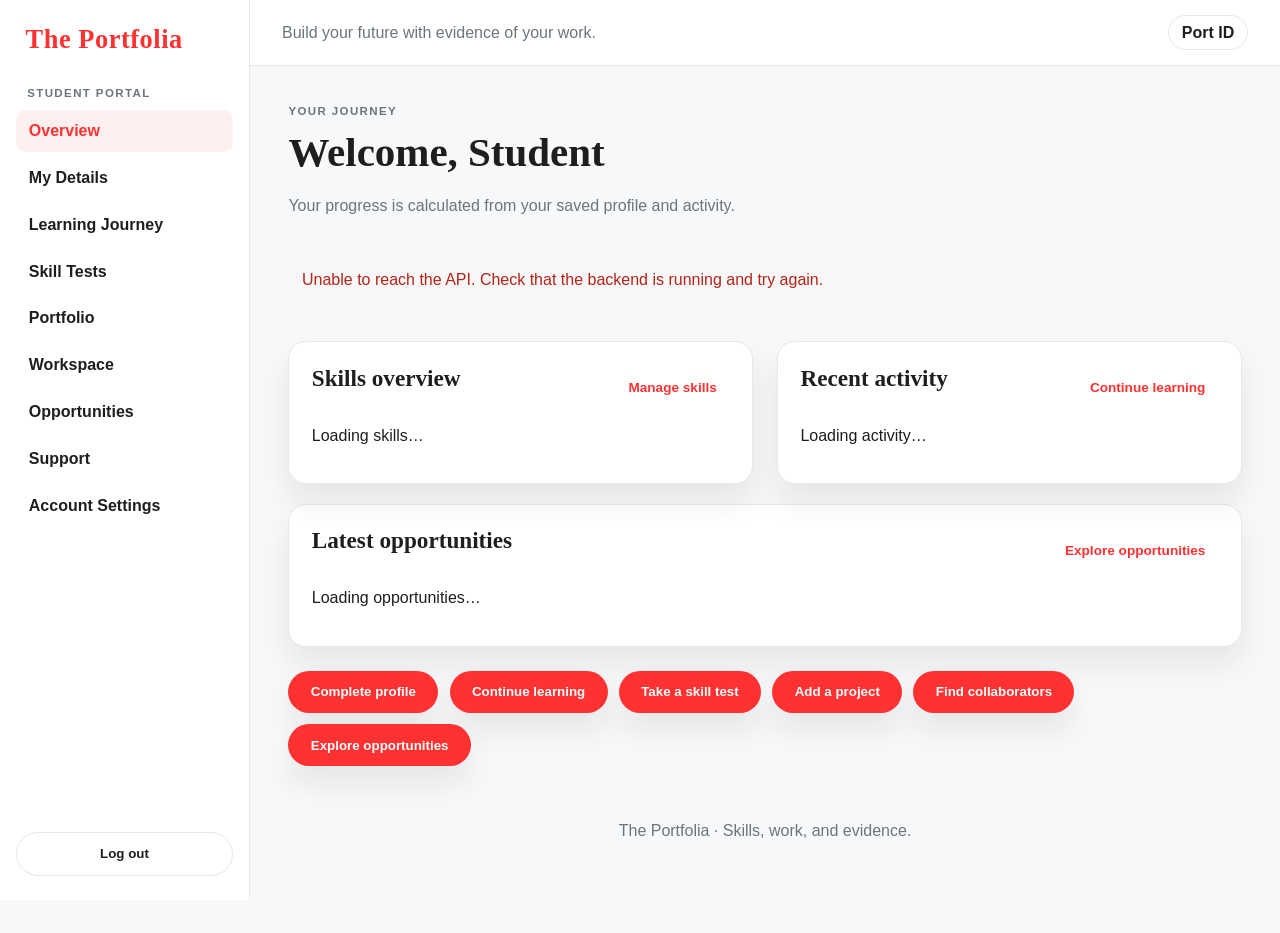
<file: frontend/students/learning.html>
<!DOCTYPE html>
<html lang="en">
<head>
    <meta charset="UTF-8" />
    <meta name="viewport" content="width=device-width, initial-scale=1.0" />
    <meta http-equiv="refresh" content="0;url=dashboard.html#learning" />
    <title>Learning Journey | The Portfolia</title>
</head>
<body>
    <p>Opening your <a href="dashboard.html#learning">Learning Journey</a>…</p>
</body>
</html>
</file>
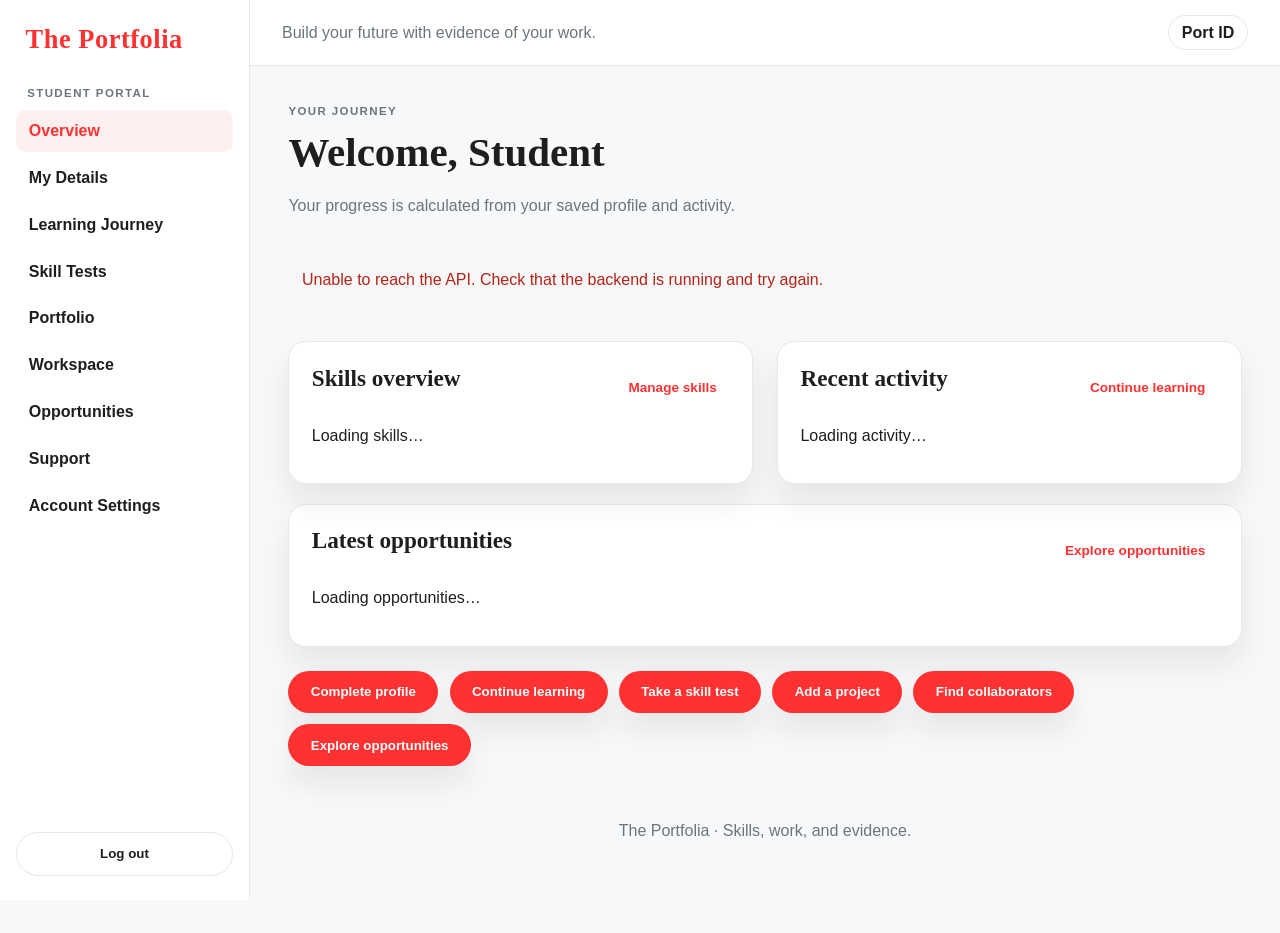
<file: frontend/students/profile.html>
<!DOCTYPE html>
<html lang="en">
<head>
    <meta charset="UTF-8" />
    <meta name="viewport" content="width=device-width, initial-scale=1.0" />
    <meta http-equiv="refresh" content="0;url=dashboard.html#details" />
    <title>My Details | The Portfolia</title>
</head>
<body>
    <p>Opening <a href="dashboard.html#details">My Details</a>…</p>
</body>
</html>
</file>
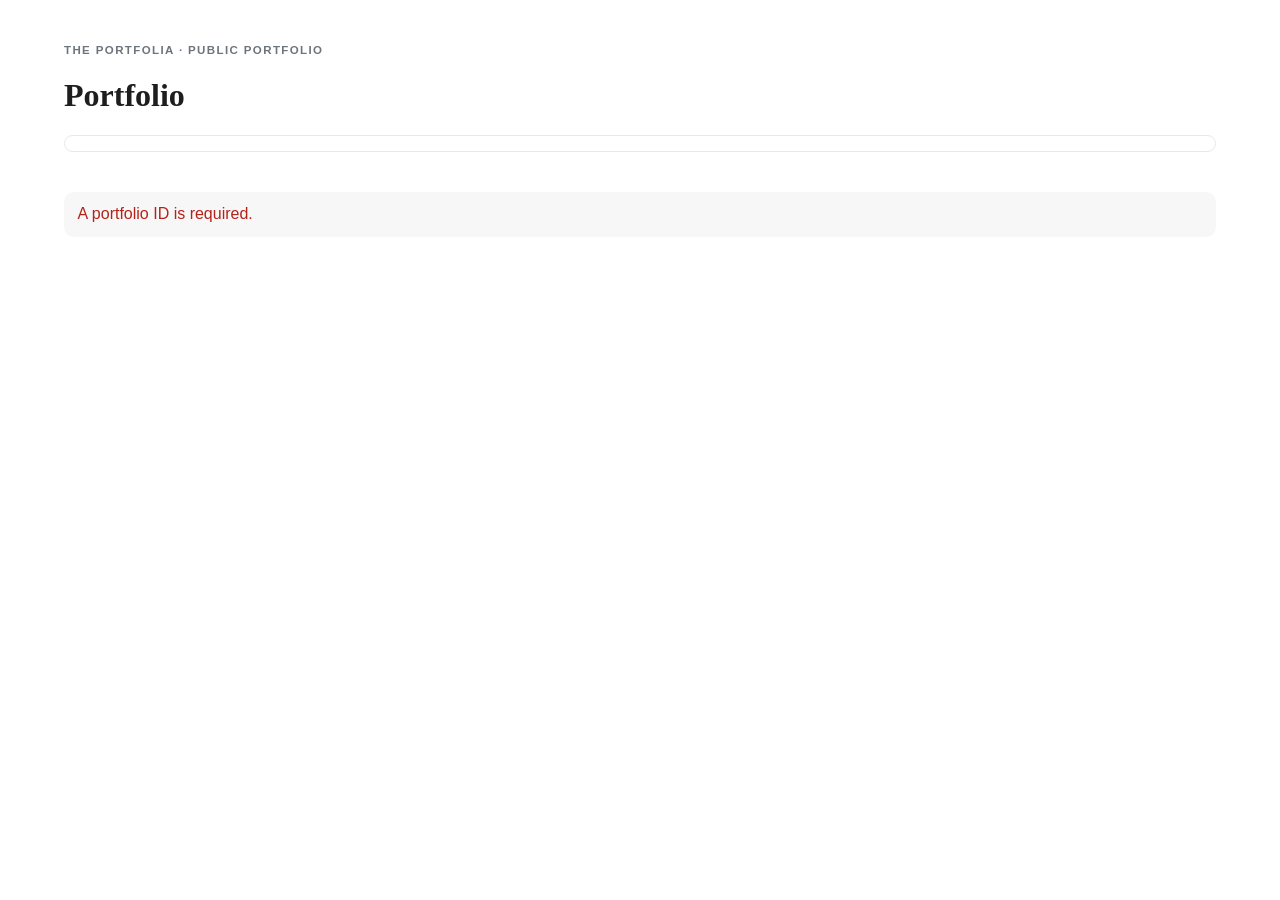
<file: frontend/students/public-portfolio.html>
<!DOCTYPE html>
<html lang="en">
<head>
    <meta charset="UTF-8" />
    <meta name="viewport" content="width=device-width, initial-scale=1.0" />
    <meta name="portfolia-api-base" content="" />
    <title>Public Portfolio | The Portfolia</title>
    <link rel="stylesheet" href="../css/styles.css" />
    <script defer src="../js/student-portal.js"></script>
</head>
<body>
    <main>
        <p class="eyebrow">THE PORTFOLIA · PUBLIC PORTFOLIO</p>
        <h1 id="public-name">Portfolio</h1>
        <p id="public-port-id" class="port-id-chip"></p>
        <p id="public-bio" class="section-intro"></p>
        <div id="public-portfolio" class="portal-stack">
            <section class="board-panel"><p>Loading portfolio…</p></section>
        </div>
    </main>
</body>
</html>
</file>
<file: frontend/css/styles.css>
:root {
    --portfolia-red: #ff3131;
    --portfolia-dark: #1e1e1e;
    --portfolia-muted: #6c757d;
    --portfolia-soft: #f7f7f7;
    --portfolia-border: #e8e8e8;
    --portfolia-white: #ffffff;
    --shadow: 0 18px 30px rgba(30, 30, 30, 0.08);
}

* { box-sizing: border-box; }

body {
    margin: 0;
    font-family: 'Segoe UI', Tahoma, Geneva, Verdana, sans-serif;
    background: var(--portfolia-white);
    color: var(--portfolia-dark);
}

h1, h2, h3, .brand, .hero-tag {
    font-family: 'Times New Roman', Times, serif;
}

header {
    position: sticky;
    top: 0;
    z-index: 10;
    background: rgba(255, 255, 255, 0.95);
    backdrop-filter: blur(8px);
    border-bottom: 1px solid var(--portfolia-border);
}

.navbar {
    max-width: 1200px;
    margin: 0 auto;
    padding: 1rem 1.5rem;
    display: flex;
    align-items: center;
    justify-content: space-between;
    gap: 1rem;
}

.brand {
    font-size: 2rem;
    color: var(--portfolia-red);
    letter-spacing: 0.02em;
    text-decoration: none;
    font-weight: 700;
}

.nav-links {
    display: flex;
    gap: 1rem;
    flex-wrap: wrap;
    align-items: center;
}

.nav-links a, .button-link, button {
    text-decoration: none;
    border: none;
    cursor: pointer;
}

.nav-links a {
    color: var(--portfolia-dark);
    font-weight: 600;
}

.button-link, button {
    display: inline-flex;
    align-items: center;
    justify-content: center;
    gap: 0.5rem;
    padding: 0.85rem 1.4rem;
    border-radius: 999px;
    background: var(--portfolia-red);
    color: #fff;
    font-weight: 700;
    box-shadow: var(--shadow);
}

.button-link.secondary {
    background: transparent;
    color: var(--portfolia-dark);
    border: 1px solid var(--portfolia-border);
    box-shadow: none;
}

main {
    max-width: 1200px;
    margin: 0 auto;
    padding: 2rem 1.5rem 4rem;
}

.hero {
    display: grid;
    grid-template-columns: 1.15fr 0.85fr;
    gap: 2rem;
    align-items: center;
    padding: 4rem 0 3rem;
}

.hero-copy h1 {
    font-size: clamp(2.8rem, 5vw, 5rem);
    line-height: 1.1;
    margin: 0 0 1rem;
}

.hero-tag {
    color: var(--portfolia-red);
    letter-spacing: 0.09em;
    text-transform: uppercase;
    font-size: 0.9rem;
    margin-bottom: 0.75rem;
    display: inline-block;
}

.hero-copy p {
    color: var(--portfolia-muted);
    font-size: 1.1rem;
    line-height: 1.7;
    max-width: 50ch;
}

.hero-actions {
    display: flex;
    gap: 1rem;
    flex-wrap: wrap;
    margin-top: 1.5rem;
}

.hero-panel {
    background: linear-gradient(135deg, #fff4f4, #f5f6f8);
    border-radius: 24px;
    border: 1px solid var(--portfolia-border);
    padding: 2rem;
    box-shadow: var(--shadow);
}

.metric-grid {
    display: grid;
    grid-template-columns: repeat(2, minmax(150px, 1fr));
    gap: 1rem;
    margin-top: 2rem;
}

.metric-card {
    background: var(--portfolia-white);
    border-radius: 18px;
    padding: 1rem;
    border: 1px solid var(--portfolia-border);
}

.metric-card strong {
    display: block;
    font-size: 1.8rem;
    color: var(--portfolia-red);
}

.section {
    padding: 2.5rem 0;
}

.section h2 {
    font-size: clamp(2rem, 3vw, 3rem);
    margin-bottom: 0.8rem;
}

.section-intro {
    max-width: 700px;
    color: var(--portfolia-muted);
    line-height: 1.7;
    margin-bottom: 1.5rem;
}

.feature-grid, .split-grid, .dashboard-grid {
    display: grid;
    gap: 1.5rem;
}

.feature-grid {
    grid-template-columns: repeat(auto-fit, minmax(220px, 1fr));
}

.feature-card, .board-panel, .auth-card {
    background: var(--portfolia-white);
    border-radius: 18px;
    border: 1px solid var(--portfolia-border);
    padding: 1.4rem;
    box-shadow: var(--shadow);
}

.feature-card h3 {
    margin-top: 0.5rem;
}

.split-grid {
    grid-template-columns: repeat(2, minmax(300px, 1fr));
}

.form-wrap {
    display: grid;
    place-items: center;
    padding: 4rem 1rem;
}

.auth-card {
    width: min(100%, 480px);
    padding: 2rem;
}

.auth-card h2 {
    margin-top: 0;
    font-size: 2.2rem;
}

label {
    display: block;
    margin: 0.9rem 0 0.35rem;
    font-weight: 600;
}

input, select, textarea {
    width: 100%;
    padding: 0.8rem 0.9rem;
    border: 1px solid var(--portfolia-border);
    border-radius: 12px;
    font: inherit;
}

.form-actions {
    margin-top: 1rem;
}

.form-note {
    margin-top: 1rem;
    color: var(--portfolia-muted);
    text-align: center;
}

.activity-list {
    list-style: none;
    padding: 0;
    margin: 0;
    display: grid;
    gap: 0.9rem;
}

.activity-list li {
    display: flex;
    flex-direction: column;
    gap: 0.2rem;
    padding: 0.9rem 1rem;
    border: 1px solid var(--portfolia-border);
    border-radius: 12px;
    background: var(--portfolia-soft);
}

.activity-list span, .activity-list small {
    color: var(--portfolia-muted);
}

.portal-body {
    background: #f7f8fa;
}

.portal-shell {
    min-height: 100vh;
}

.portal-sidebar {
    position: fixed;
    inset: 0 auto 0 0;
    z-index: 20;
    display: flex;
    width: 250px;
    flex-direction: column;
    padding: 1.5rem 1rem;
    background: #fff;
    border-right: 1px solid var(--portfolia-border);
}

.portal-sidebar .brand {
    padding: 0 0.6rem;
    font-size: 1.65rem;
}

.sidebar-caption, .eyebrow {
    color: var(--portfolia-muted);
    font-size: 0.72rem;
    font-weight: 700;
    letter-spacing: 0.12em;
}

.sidebar-caption {
    margin: 2rem 0 0.7rem;
    padding: 0 0.7rem;
}

.portal-nav {
    display: grid;
    gap: 0.3rem;
}

.portal-nav a {
    padding: 0.75rem 0.8rem;
    border-radius: 10px;
    color: var(--portfolia-dark);
    font-weight: 600;
    text-decoration: none;
}

.portal-nav a:hover, .portal-nav a.is-active {
    background: #fff0f0;
    color: var(--portfolia-red);
}

.logout-button {
    width: 100%;
    margin-top: auto;
}

.portal-content {
    min-width: 0;
    margin-left: 250px;
}

.portal-topbar {
    position: sticky;
    top: 0;
    z-index: 10;
    display: flex;
    min-height: 66px;
    align-items: center;
    justify-content: space-between;
    gap: 1rem;
    padding: 0.75rem 2rem;
    background: rgba(255, 255, 255, 0.96);
    border-bottom: 1px solid var(--portfolia-border);
    color: var(--portfolia-muted);
}

.port-id-chip {
    padding: 0.45rem 0.8rem;
    border: 1px solid var(--portfolia-border);
    border-radius: 999px;
    color: var(--portfolia-dark);
    font-weight: 700;
}

.portal-main {
    max-width: 1500px;
    padding: 1.7rem clamp(1rem, 3vw, 2.5rem) 2rem;
}

.portal-view {
    display: none;
}

.portal-view.is-active {
    display: block;
}

.portal-heading, .panel-heading {
    display: flex;
    align-items: center;
    justify-content: space-between;
    gap: 1rem;
}

.portal-heading h1, .portal-view > h1 {
    margin: 0.25rem 0 0.6rem;
    font-size: clamp(2rem, 3.2vw, 3rem);
}

.portal-heading .section-intro {
    margin-bottom: 0;
}

.profile-avatar {
    width: 78px;
    height: 78px;
    border: 2px solid #fff;
    border-radius: 50%;
    object-fit: cover;
    box-shadow: var(--shadow);
}

.portal-metrics {
    grid-template-columns: repeat(auto-fit, minmax(170px, 1fr));
    margin: 1.4rem 0;
}

.portal-metrics .board-panel {
    display: flex;
    min-height: 130px;
    flex-direction: column;
    gap: 0.4rem;
}

.metric-label, .muted-text {
    color: var(--portfolia-muted);
}

.metric-value {
    color: var(--portfolia-red);
    font-size: 2rem;
}

.portal-columns {
    margin: 1.2rem 0;
}

.portal-columns > .board-panel, .portal-stack > .board-panel {
    min-width: 0;
}

.portal-stack {
    display: grid;
    align-content: start;
    gap: 1rem;
}

.board-panel h2, .portal-form h2 {
    margin-top: 0;
    font-size: 1.45rem;
}

.portal-form {
    margin: 1rem 0;
    padding: clamp(1rem, 2.5vw, 2rem);
    border: 1px solid var(--portfolia-border);
    border-radius: 18px;
    background: #fff;
    box-shadow: var(--shadow);
}

.portal-form h2:not(:first-child) {
    margin-top: 2rem;
}

.form-grid {
    display: grid;
    grid-template-columns: repeat(2, minmax(0, 1fr));
    gap: 0 1rem;
}

.form-grid label, .compact-form label {
    min-width: 0;
}

.form-span {
    grid-column: 1 / -1;
}

.compact-form {
    display: grid;
    gap: 0.35rem;
}

.compact-form button, .portal-form button {
    justify-self: start;
    margin-top: 0.7rem;
}

.compact-form .form-note, .portal-form .form-note {
    text-align: left;
}

.check-label {
    display: flex;
    align-items: center;
    gap: 0.6rem;
}

.check-label input {
    width: auto;
}

.data-list {
    display: grid;
    gap: 0.65rem;
    margin: 0.7rem 0;
    padding: 0;
    list-style: none;
}

.data-list li {
    display: flex;
    align-items: center;
    justify-content: space-between;
    gap: 0.8rem;
    padding: 0.8rem;
    border: 1px solid var(--portfolia-border);
    border-radius: 12px;
    background: #fff;
}

.data-list li > div {
    display: grid;
    gap: 0.25rem;
    min-width: 0;
}

.data-list span, .data-list small, .data-list p {
    color: var(--portfolia-muted);
    overflow-wrap: anywhere;
}

.small-button, .text-button {
    padding: 0.5rem 0.8rem;
    border-radius: 999px;
    box-shadow: none;
    font-size: 0.85rem;
}

.text-button {
    background: transparent;
    color: var(--portfolia-red);
}

.danger-button {
    background: #a61b1b;
}

.search-form, .inline-form, .card-actions, .quick-actions {
    display: flex;
    flex-wrap: wrap;
    align-items: center;
    gap: 0.7rem;
}

.search-form {
    margin-bottom: 1rem;
}

.search-form input, .search-form select, .inline-form input, .inline-form textarea {
    flex: 1 1 160px;
    min-width: 0;
}

.mini-card, .question-card {
    margin: 0.8rem 0;
    padding: 1rem;
    border: 1px solid var(--portfolia-border);
    border-radius: 14px;
    background: #fff;
}

.mini-card h3 {
    margin-top: 0;
}

.mini-card p {
    overflow-wrap: anywhere;
}

.quick-actions {
    margin: 1.5rem 0;
}

.empty-state, .error-state {
    padding: 0.85rem;
    border-radius: 10px;
    background: #f7f7f7;
    color: var(--portfolia-muted);
}

.error-state, .form-note.is-error {
    color: #b42318;
}

.form-note.is-success {
    color: #0f766e;
}

.progress-row {
    display: grid;
    grid-template-columns: minmax(100px, 1fr) 2fr auto;
    align-items: center;
    gap: 0.8rem;
    margin: 0.8rem 0;
}

.progress-row div {
    display: grid;
    gap: 0.2rem;
}

.progress-row span {
    color: var(--portfolia-muted);
    font-size: 0.88rem;
}

progress {
    width: 100%;
    accent-color: var(--portfolia-red);
}

.timeline {
    padding-left: 1.2rem;
}

.timeline li {
    margin: 0.8rem 0;
}

.timeline span {
    display: block;
    color: var(--portfolia-muted);
}

.choice-label {
    display: flex;
    align-items: flex-start;
    gap: 0.5rem;
    margin: 0.6rem 0;
    font-weight: 400;
}

.choice-label input {
    width: auto;
}

.question-card legend {
    padding: 0 0.4rem;
    font-weight: 700;
}

.result-score {
    color: var(--portfolia-red);
    font-size: 2.5rem;
    font-weight: 700;
}

.portal-footer {
    padding: 2rem 0 0.5rem;
    color: var(--portfolia-muted);
    text-align: center;
}

.menu-toggle {
    display: none;
    padding: 0.55rem 0.8rem;
}

@media (max-width: 900px) {
    .portal-sidebar {
        transform: translateX(-100%);
        transition: transform 0.18s ease-out;
    }

    .portal-sidebar.is-open {
        transform: translateX(0);
        box-shadow: var(--shadow);
    }

    .portal-content {
        margin-left: 0;
    }

    .menu-toggle {
        display: inline-flex;
    }

    .portal-topbar {
        padding: 0.7rem 1rem;
    }
}

@media (max-width: 600px) {
    .portal-main {
        padding: 1rem;
    }

    .form-grid {
        grid-template-columns: 1fr;
    }

    .form-span {
        grid-column: auto;
    }

    .portal-columns, .split-grid {
        grid-template-columns: 1fr;
    }

    .data-list li {
        align-items: flex-start;
    }

    .progress-row {
        grid-template-columns: 1fr auto;
    }

    .progress-row progress {
        grid-column: 1 / -1;
        grid-row: 2;
    }

    .port-id-chip {
        max-width: 48vw;
        overflow: hidden;
        text-overflow: ellipsis;
    }
}

.admin-gate {
    max-width: 1100px;
    margin: 0 auto;
    padding: 3rem 1.5rem;
}

.admin-gate-grid {
    display: grid;
    grid-template-columns: repeat(2, minmax(0, 1fr));
    gap: 1.5rem;
    margin-top: 2rem;
}

.admin-gate .auth-card {
    width: auto;
}

.admin-gate h1 {
    font-size: clamp(2rem, 3vw, 2.7rem);
}

.form-help {
    color: var(--portfolia-muted);
    font-size: 0.9rem;
    line-height: 1.5;
}

.admin-view {
    display: none;
}

.admin-view.is-active {
    display: block;
}

.admin-alert {
    position: sticky;
    top: 72px;
    z-index: 8;
    margin-bottom: 0.7rem;
}

.admin-alert:empty {
    display: none;
}

.admin-alert.is-error, .admin-alert.is-success {
    padding: 0.8rem 1rem;
    border-radius: 10px;
    background: #fff;
    box-shadow: var(--shadow);
}

.admin-alert.is-error {
    color: #b42318;
}

.admin-alert.is-success {
    color: #0f766e;
}

.admin-table-wrap {
    width: 100%;
    overflow-x: auto;
}

.admin-table {
    width: 100%;
    border-collapse: collapse;
    text-align: left;
}

.admin-table th, .admin-table td {
    padding: 0.85rem 0.7rem;
    border-bottom: 1px solid var(--portfolia-border);
    vertical-align: top;
}

.admin-table th {
    color: var(--portfolia-muted);
    font-size: 0.8rem;
    text-transform: uppercase;
    letter-spacing: 0.06em;
}

.admin-table td span {
    color: var(--portfolia-muted);
    overflow-wrap: anywhere;
}

.admin-table td .small-button {
    margin: 0.2rem;
}

.status-chip {
    display: inline-flex;
    padding: 0.35rem 0.65rem;
    border-radius: 999px;
    font-size: 0.85rem;
    font-weight: 700;
}

.status-active {
    color: #0f766e;
    background: #e8f7f3;
}

.status-inactive {
    color: #9b1c1c;
    background: #fff0f0;
}

.admin-ticket-messages {
    display: grid;
    gap: 0.75rem;
    max-height: 48vh;
    margin: 1rem 0;
    overflow: auto;
}

.ticket-message {
    padding: 0.9rem;
    border: 1px solid var(--portfolia-border);
    border-radius: 12px;
}

.ticket-message span {
    float: right;
    color: var(--portfolia-muted);
    font-size: 0.8rem;
}

.ticket-message p {
    white-space: pre-wrap;
    overflow-wrap: anywhere;
}

.admin-student-toolbar {
    display: flex;
    align-items: center;
    justify-content: space-between;
    gap: 1rem;
    margin-bottom: 1rem;
}

.admin-student-toolbar .search-form {
    flex: 1;
    margin: 0;
}

.admin-pagination {
    display: flex;
    align-items: center;
    justify-content: space-between;
    gap: 1rem;
    margin-top: 0.9rem;
    color: var(--portfolia-muted);
    font-size: 0.9rem;
}

.admin-pagination > div {
    display: flex;
    gap: 0.5rem;
}

.admin-pagination button:disabled {
    cursor: not-allowed;
    opacity: 0.45;
}

.admin-student-detail {
    margin-top: 1.5rem;
    scroll-margin-top: 1rem;
}

.admin-student-actions {
    display: flex;
    flex-wrap: wrap;
    gap: 0.4rem;
}

.admin-profile-grid {
    display: grid;
    grid-template-columns: repeat(auto-fit, minmax(170px, 1fr));
    gap: 0.65rem;
    margin: 1rem 0 1.5rem;
}

.admin-profile-grid article {
    min-width: 0;
    padding: 0.8rem;
    border: 1px solid var(--portfolia-border);
    border-radius: 12px;
    overflow-wrap: anywhere;
}

.admin-profile-grid article span,
.admin-profile-grid article strong {
    display: block;
}

.admin-profile-grid article span {
    margin-bottom: 0.3rem;
    color: var(--portfolia-muted);
    font-size: 0.78rem;
    text-transform: uppercase;
    letter-spacing: 0.04em;
}

.admin-profile-grid article strong {
    white-space: pre-wrap;
    font-size: 0.9rem;
    font-weight: 600;
}

.admin-student-records {
    display: grid;
    gap: 1rem;
}

.admin-record-group {
    min-width: 0;
    padding: 1rem;
    border: 1px solid var(--portfolia-border);
    border-radius: 14px;
    background: #fff;
}

.admin-record-group .panel-heading {
    margin-bottom: 0.8rem;
}

.admin-record-group h3 {
    margin: 0;
}

.record-count {
    display: inline-flex;
    min-width: 1.7rem;
    min-height: 1.7rem;
    align-items: center;
    justify-content: center;
    margin-left: 0.3rem;
    border-radius: 50%;
    background: var(--portfolia-soft);
    color: var(--portfolia-muted);
    font: 600 0.8rem 'Segoe UI', Tahoma, sans-serif;
}

.admin-record-group .admin-table th,
.admin-record-group .admin-table td {
    padding: 0.65rem 0.5rem;
    overflow-wrap: anywhere;
}

.admin-record-group .admin-table {
    font-size: 0.88rem;
}

.admin-dialog {
    width: min(760px, calc(100% - 2rem));
    max-height: min(90vh, 900px);
    padding: 1.25rem;
    border: 1px solid var(--portfolia-border);
    border-radius: 18px;
    box-shadow: var(--shadow);
}

.admin-dialog::backdrop {
    background: rgba(15, 23, 42, 0.55);
}

.admin-dialog .panel-heading {
    align-items: flex-start;
}

.admin-dialog .panel-heading h2 {
    margin: 0;
}

.admin-dialog-fields {
    display: grid;
    grid-template-columns: repeat(2, minmax(0, 1fr));
    gap: 0.8rem;
    max-height: 62vh;
    overflow-y: auto;
    padding: 0.1rem 0.2rem 0.5rem 0;
}

.admin-dialog-fields label {
    display: grid;
    gap: 0.35rem;
    color: var(--portfolia-dark);
    font-size: 0.9rem;
    font-weight: 600;
}

.admin-dialog-fields label:has(textarea) {
    grid-column: 1 / -1;
}

.admin-dialog-fields input,
.admin-dialog-fields select,
.admin-dialog-fields textarea {
    width: 100%;
    min-width: 0;
    padding: 0.7rem 0.8rem;
    border: 1px solid var(--portfolia-border);
    border-radius: 9px;
    background: #fff;
    color: var(--portfolia-dark);
    font: inherit;
}

.admin-dialog-fields .admin-checkbox-field {
    display: flex;
    align-items: center;
    gap: 0.6rem;
}

.admin-dialog-fields .admin-checkbox-field input {
    width: 1.1rem;
    height: 1.1rem;
}

.admin-assessment-questions {
    display: grid;
    gap: 1rem;
    margin: 1rem 0;
}

.admin-assessment-question {
    display: grid;
    gap: 0.8rem;
    min-width: 0;
    padding: 1rem;
    border: 1px solid var(--portfolia-border);
    border-radius: 12px;
}

.admin-assessment-question legend {
    padding: 0 0.35rem;
    font-weight: 700;
}

.admin-assessment-question label {
    display: grid;
    gap: 0.35rem;
}

.admin-assessment-question input,
.admin-assessment-question select,
.admin-assessment-question textarea {
    width: 100%;
    min-width: 0;
    padding: 0.65rem 0.75rem;
    border: 1px solid var(--portfolia-border);
    border-radius: 8px;
    font: inherit;
}

.assessment-option-grid {
    display: grid;
    grid-template-columns: repeat(2, minmax(0, 1fr));
    gap: 0.75rem;
}

@media (max-width: 700px) {
    .admin-gate-grid {
        grid-template-columns: 1fr;
    }

    .admin-table {
        min-width: 780px;
    }

    .admin-student-toolbar {
        align-items: stretch;
        flex-direction: column;
    }

    .admin-dialog-fields {
        grid-template-columns: 1fr;
    }

    .admin-dialog-fields label:has(textarea) {
        grid-column: auto;
    }

    .assessment-option-grid {
        grid-template-columns: 1fr;
    }

    .admin-student-detail > .panel-heading {
        align-items: flex-start;
        flex-direction: column;
    }
}
</file>
